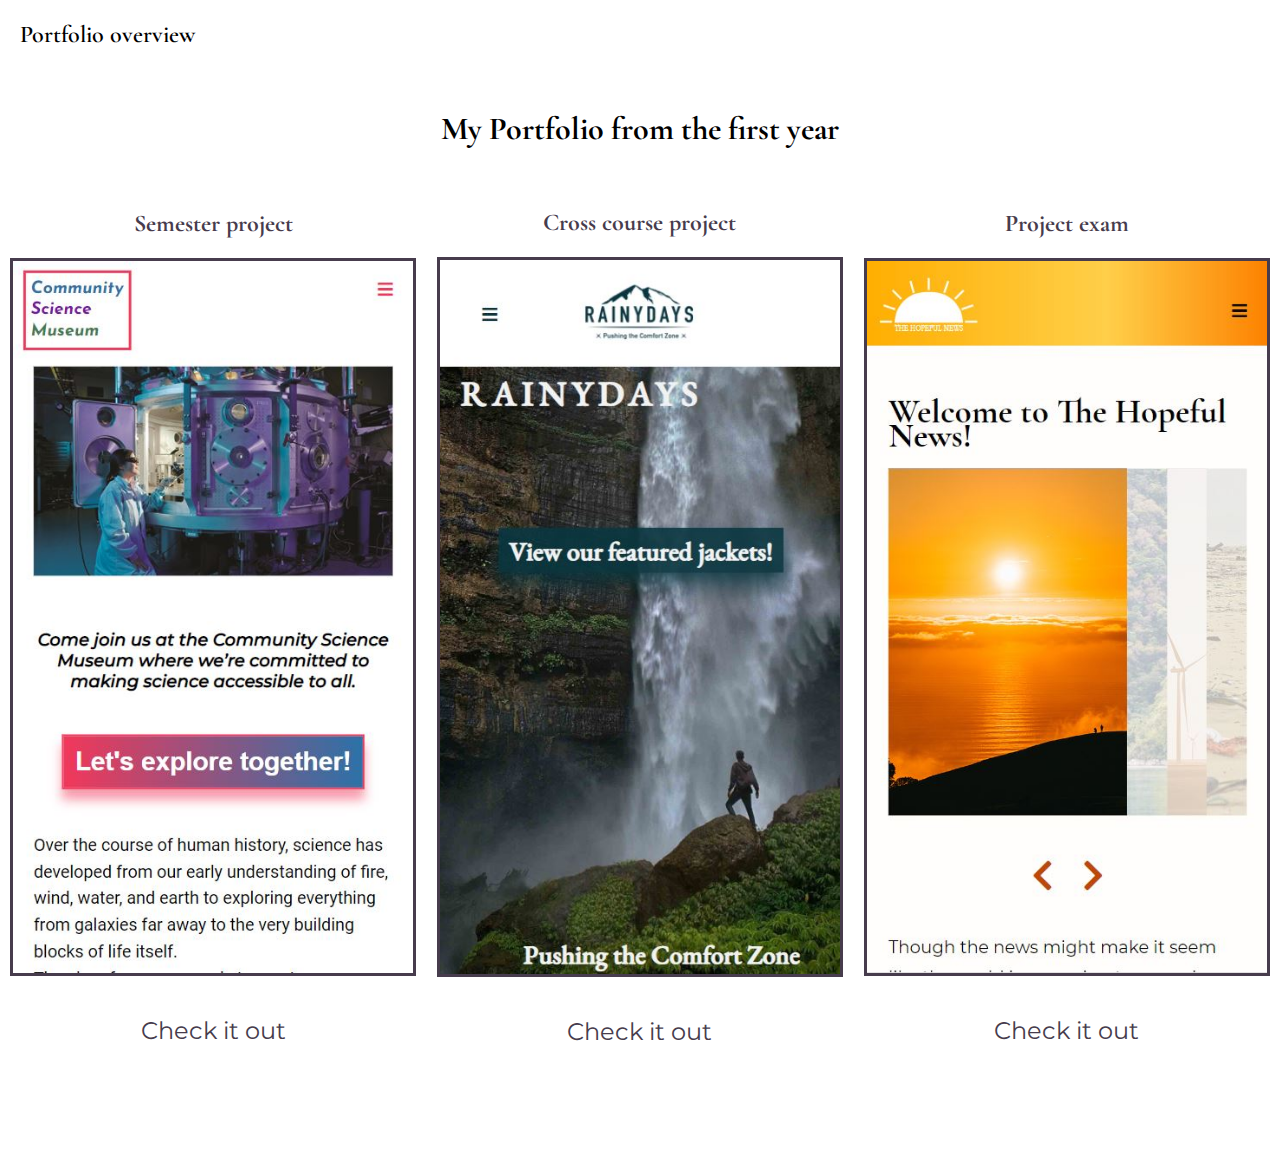
<file: index.html>
<html lang="en">
<head>
    <meta charset="UTF-8">
    <meta http-equiv="X-UA-Compatible" content="IE=edge">
    <meta name="viewport" content="width=device-width, initial-scale=1.0">
    <title>Portfolio overview</title>
    <meta name="description" content="An overview of the three projects presented">
    <link rel="stylesheet" href="https://use.fontawesome.com/releases/v5.15.1/css/all.css" integrity="sha384-vp86vTRFVJgpjF9jiIGPEEqYqlDwgyBgEF109VFjmqGmIY/Y4HV4d3Gp2irVfcrp" crossorigin="anonymous">
    <link rel="preconnect" href="https://fonts.gstatic.com">
    <link href="https://fonts.googleapis.com/css2?family=Cormorant+Garamond:ital,wght@0,300;0,400;0,600;0,700;1,600&family=Montserrat:wght@300;400;600&display=swap" rel="stylesheet">
    <link rel="stylesheet" href="styles/main.css">
    <link rel="stylesheet" href="styles/home.css">
</head>
<body>
    <header>
        <nav>
            <ul>
                <li><a class="navis" href="index.html">Portfolio overview</a></li>
            </ul>
        </nav>
    </header>
    <main>
        <h1>My Portfolio from the first year</h1>
        <div class="wrapper">
            <a href="semester-project.html" class="card">
                <h2>Semester project</h2>
                <img src="images/semester-project-image.JPG" alt="Image of semester projects home page on mobile">
                <p class="check">Check it out <i class="fas fa-arrow-right"></i></p>
            </a>

            <a href="cross-course-project.html" class="card">
                <h2>Cross course project</h2>
                <img src="images/cross-course-image.JPG" alt="Image of cross course projects home page on mobile">
                <p class="check">Check it out <i class="fas fa-arrow-right"></i></p>
            </a>

            <a href="project-exam-1.html" class="card">
                <h2>Project exam</h2>
                <img src="images/project-exam-image.JPG" alt="Image of project exams home page on mobile">
                <p class="check">Check it out <i class="fas fa-arrow-right"></i></p>
            </a>
        </div>
    </main>
    
</body>
</html>
</file>
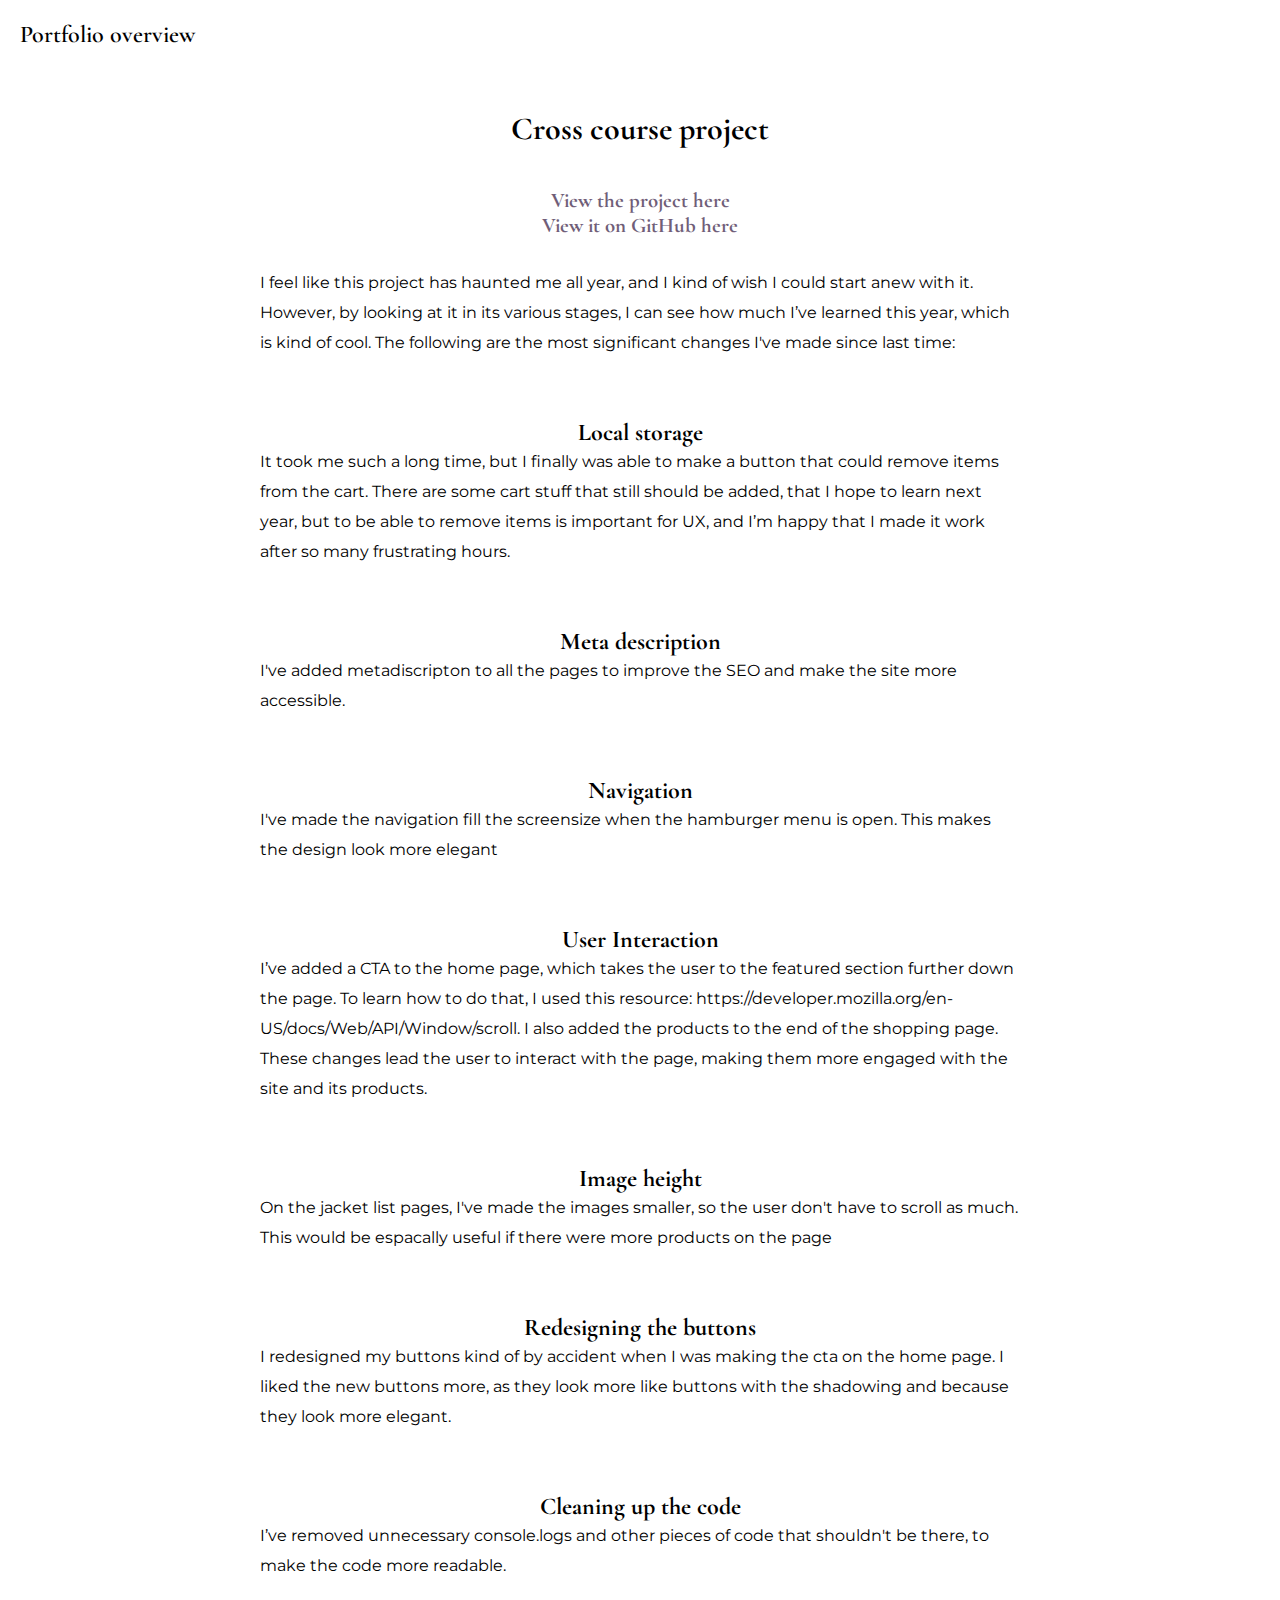
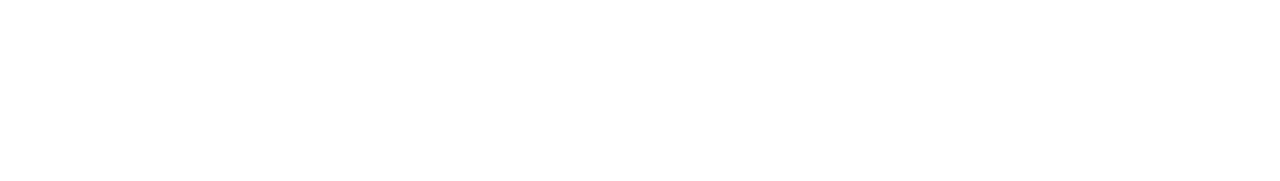
<file: cross-course-project.html>
<html lang="en">
<head>
    <meta charset="UTF-8">
    <meta http-equiv="X-UA-Compatible" content="IE=edge">
    <meta name="viewport" content="width=device-width, initial-scale=1.0">
    <title>Cross course project</title>
    <meta name="description" content="descriptions of changes made to the cross course project, Rainydays">
    <link rel="preconnect" href="https://fonts.gstatic.com">
    <link href="https://fonts.googleapis.com/css2?family=Cormorant+Garamond:ital,wght@0,300;0,400;0,600;0,700;1,600&family=Montserrat:wght@300;400;600&display=swap" rel="stylesheet">
    <link rel="stylesheet" href="styles/main.css">
</head>
<body>
    <header>
        <nav>
            <ul>
                <li><a class="navis" href="index.html">Portfolio overview</a></li>
            </ul>
        </nav>
    </header>
    <main class="report-bolk">
        <h1>Cross course project</h1>
        <a class="links" href="https://distracted-varahamihira-6e71e6.netlify.app/index.html">View the project here</a>
        <a class="links github" href="https://github.com/Emhato/rainydays-revisited">View it on GitHub here</a>
        <p>I feel like this project has haunted me all year, and I kind of wish I could start anew with it. However, by looking at it in its various stages, I can see how much I’ve learned this year, which is kind of cool. The following are the most significant changes I've made since last time:</p>
        
        <h2>Local storage</h2>
        <p>It took me such a long time, but I finally was able to make a button that could remove items from the cart. There are some cart stuff that still should be added, that I hope to learn next year, but to be able to remove items is important for UX, and I’m happy that I made it work after so many frustrating hours. </p>
        
        <h2>Meta description</h2>
        <p>I've added metadiscripton to all the pages to improve the SEO and make the site more accessible.</p>

        <h2>Navigation</h2>
        <p>I've made the navigation fill the screensize when the hamburger menu is open. This makes the design look more elegant</p>

        <h2>User Interaction</h2>
        <p>I’ve added a CTA to the home page, which takes the user to the featured section further down the page. To learn how to do that, I used this resource: https://developer.mozilla.org/en-US/docs/Web/API/Window/scroll. I also added the products to the end of the shopping page. These changes lead the user to interact with the page, making them more engaged with the site and its products.</p>

        <h2>Image height</h2>
        <p>On the jacket list pages, I've made the images smaller, so the user don't have to scroll as much. This would be espacally useful if there were more products on the page</p>

        <h2>Redesigning the buttons</h2>
        <p>I redesigned my buttons kind of by accident when I was making the cta on the home page. I liked the new buttons more, as they look more like buttons with the shadowing and because they look more elegant.</p>

        <h2>Cleaning up the code</h2>
        <p class="bottom">I’ve removed unnecessary console.logs and other pieces of code that shouldn't be there, to make the code more readable.</p>
    </main>
</body>
</html>
</file>
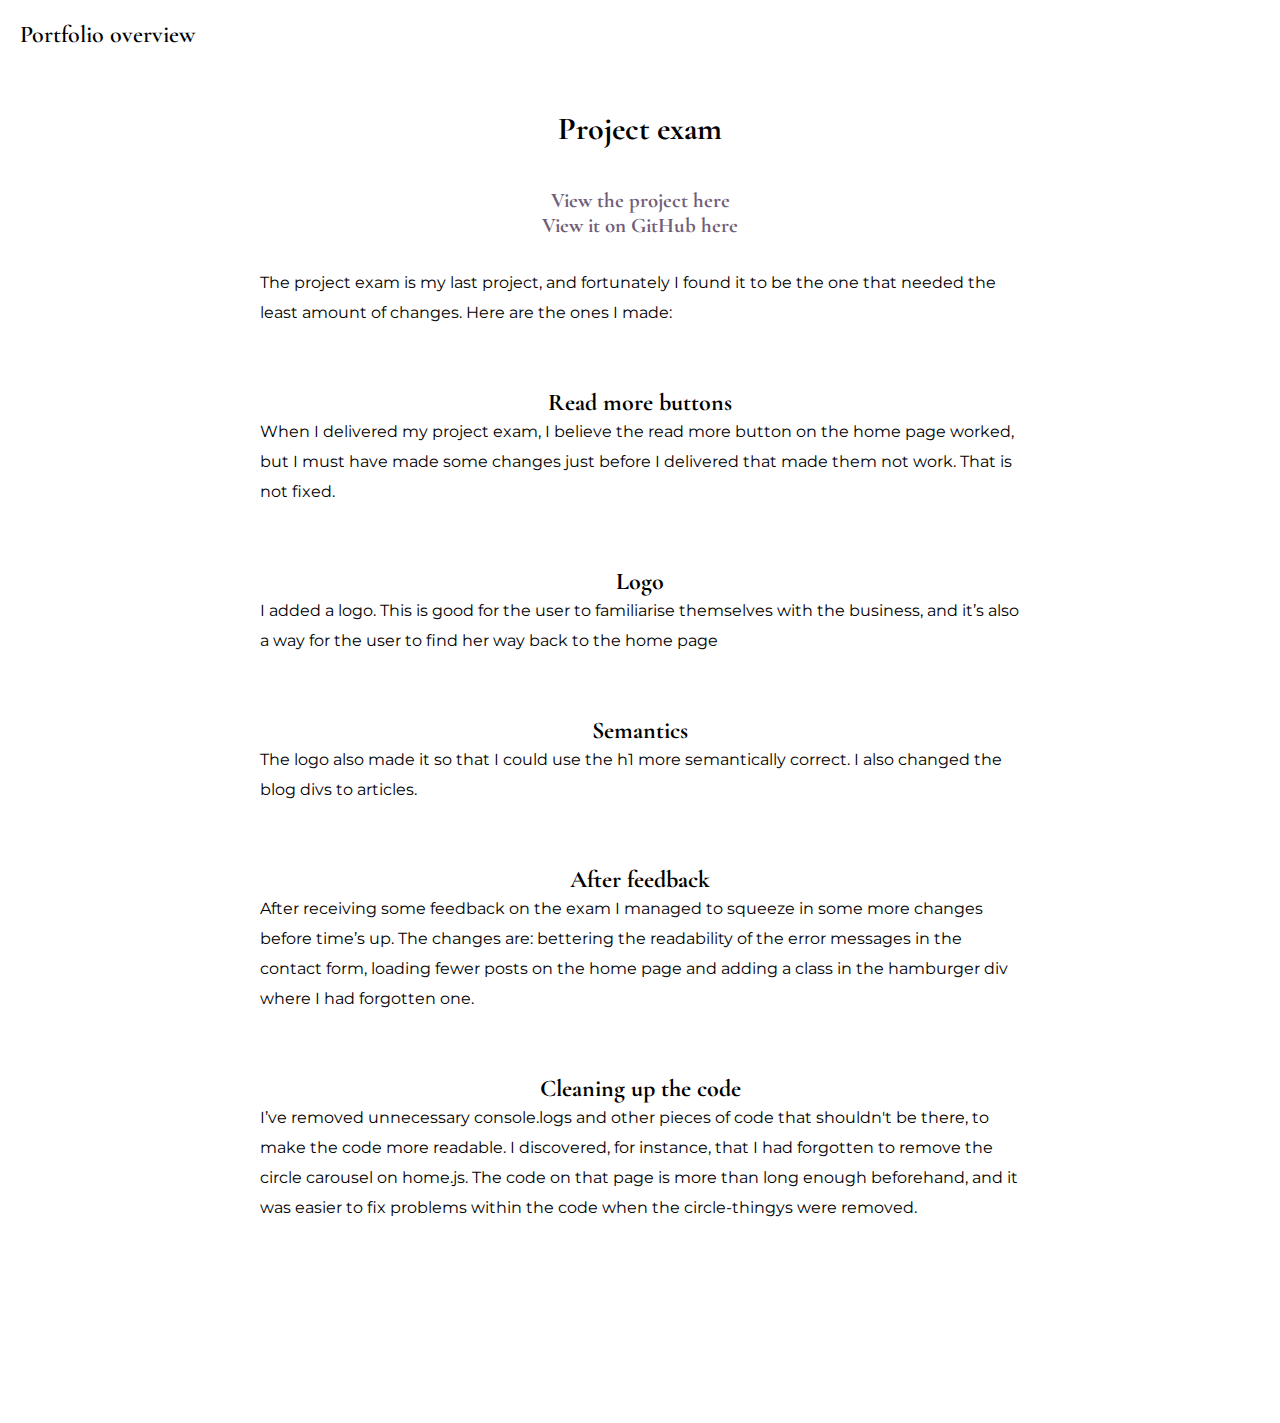
<file: project-exam-1.html>
<html lang="en">
<head>
    <meta charset="UTF-8">
    <meta http-equiv="X-UA-Compatible" content="IE=edge">
    <meta name="viewport" content="width=device-width, initial-scale=1.0">
    <title>Project exam 1</title>
    <meta name="description" content="descriptions of changes made to the project exam">
    <link rel="preconnect" href="https://fonts.gstatic.com">
    <link href="https://fonts.googleapis.com/css2?family=Cormorant+Garamond:ital,wght@0,300;0,400;0,600;0,700;1,600&family=Montserrat:wght@300;400;600&display=swap" rel="stylesheet">
    <link rel="stylesheet" href="styles/main.css">
</head>
<body>
    <header>
        <nav>
            <ul>
                <li><a class="navis" href="index.html">Portfolio overview</a></li>
            </ul>
        </nav>
    </header>
    <main class="report-bolk">
        <h1>Project exam</h1>
        <a class="links" href="https://vigorous-carson-a169de.netlify.app/index.html">View the project here</a>
        <a class="links github" href="https://github.com/Emhato/project-exam-revisited">View it on GitHub here</a>
        <p>The project exam is my last project, and fortunately I found it to be the one that needed the least amount of changes. Here are the ones I made:</p>
        
        <h2>Read more buttons</h2>
        <p>When I delivered my project exam, I believe the read more button on the home page worked, but I must have made some changes just before I delivered that made them not work. That is not fixed.</p>

        <h2>Logo</h2>
        <p>I added a logo. This is good for the user to familiarise themselves with the business, and it’s also a way for the user to find her way back to the home page </p>

        <h2>Semantics</h2>
        <p>The logo also made it so that I could use the h1 more semantically correct. I also changed the blog divs to articles.</p>

        <h2>After feedback</h2>
        <p>After receiving some feedback on the exam I managed to squeeze in some more changes before time’s up. The changes are: bettering the readability of the error messages in the contact form, loading fewer posts on the home page and adding a class in the hamburger div where I had forgotten one. </p>

        <h2>Cleaning up the code</h2>
        <p class="bottom">I’ve removed unnecessary console.logs and other pieces of code that shouldn't be there, to make the code more readable. I discovered, for instance, that I had forgotten to remove the circle carousel on home.js. The code on that page is more than long enough beforehand, and it was easier to fix problems within the code when the circle-thingys were removed.</p>
    </main>
</body>
</html>
</file>
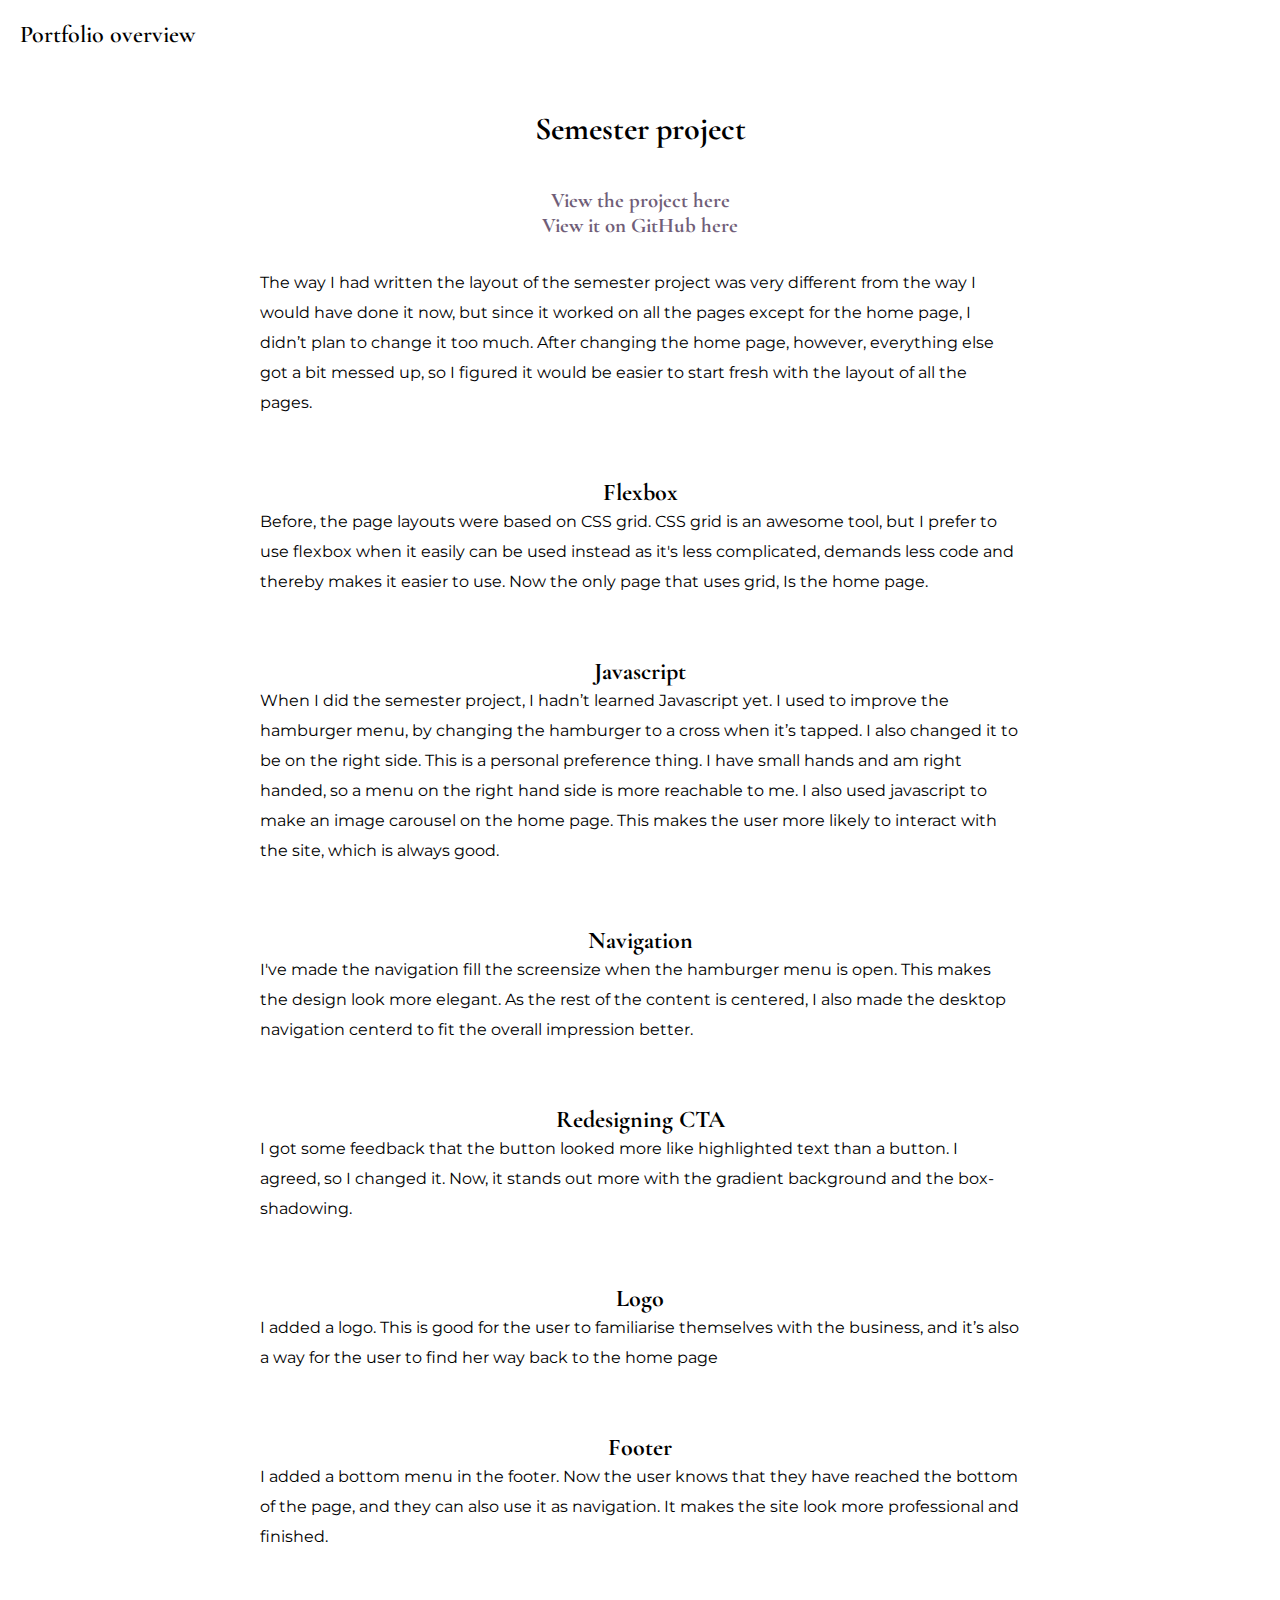
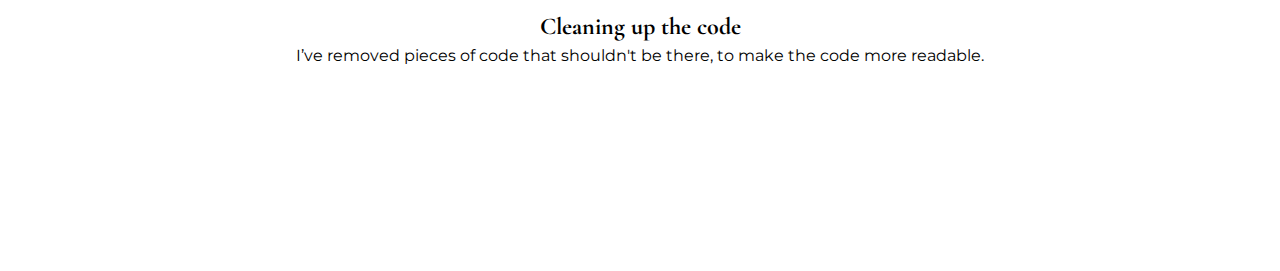
<file: semester-project.html>
<html lang="en">
<head>
    <meta charset="UTF-8">
    <meta http-equiv="X-UA-Compatible" content="IE=edge">
    <meta name="viewport" content="width=device-width, initial-scale=1.0">
    <title>Semester project</title>
    <meta name="description" content="descriptions of changes made to the semester project">
    <link rel="preconnect" href="https://fonts.gstatic.com">
    <link href="https://fonts.googleapis.com/css2?family=Cormorant+Garamond:ital,wght@0,300;0,400;0,600;0,700;1,600&family=Montserrat:wght@300;400;600&display=swap" rel="stylesheet">
    <link rel="stylesheet" href="styles/main.css">
</head>
<body>
    <header>
        <nav>
            <ul>
                <li><a class="navis" href="index.html">Portfolio overview</a></li>
            </ul>
        </nav>
    </header>
    <main class="report-bolk">
        <h1>Semester project</h1>
        <a class="links" href="https://hungry-jackson-20bb0c.netlify.app/index.html">View the project here</a>
        <a class="links github" href="https://github.com/Emhato/semester-project-1-new">View it on GitHub here</a>
        <p>The way I had written the layout of the semester project was very different from the way I would have done it now, but since it worked on all the pages except for the home page, I didn’t plan to change it too much. After changing the home page, however, everything else got a bit messed up, so I figured it would be easier to start fresh with the layout of all the pages. </p>
        
        <h2>Flexbox</h2>
        <p>Before, the page layouts were based on CSS grid. CSS grid is an awesome tool, but I prefer to use flexbox when it easily can be used instead as it's less complicated, demands less code and thereby makes it easier to use. Now the only page that uses grid, Is the home page. </p>
        
        <h2>Javascript</h2>
        <p>When I did the semester project, I hadn’t learned Javascript yet. I used to improve the hamburger menu, by changing the hamburger to a cross when it’s tapped. I also changed it to be on the right side. This is a personal preference thing. I have small hands and am right handed, so a menu on the right hand side is more reachable to me. I also used javascript to make an image carousel on the home page. This makes the user more likely to interact with the site, which is always good. </p>

        <h2>Navigation</h2>
        <p>I've made the navigation fill the screensize when the hamburger menu is open. This makes the design look more elegant. As the rest of the content is centered, I also made the desktop navigation centerd to fit the overall impression better.</p>

        <h2>Redesigning CTA</h2>
        <p>I got some feedback that the button looked more like highlighted text than a button. I agreed, so I changed it. Now, it stands out more with the gradient background and the box-shadowing. </p>

        <h2>Logo</h2>
        <p>I added a logo. This is good for the user to familiarise themselves with the business, and it’s also a way for the user to find her way back to the home page </p>

        <h2>Footer</h2>
        <p>I added a bottom menu in the footer. Now the user knows that they have reached the bottom of the page, and they can also use it as navigation. It makes the site look more professional and finished. </p>

        <h2>Cleaning up the code</h2>
        <p class="bottom">I’ve removed pieces of code that shouldn't be there, to make the code more readable.</p>
    </main>
</body>
</html>
</file>
<file: styles/main.css>
* {
    margin: 0;
    padding: 0;
  }

:root {
    --orange: #BF4904;
    --bacground: #FFFEFC;
    --black: #060C0A;
    --lightorange: #FFF6E5;
}

body {
    font-family: 'Cormorant Garamond', serif;
}

a {
    text-decoration: none;
    color: #473C4D;
}

a:hover {
    color: #000;
}

p {
    font-family: 'Montserrat', sans-serif;
    margin-left: 20px;
    margin-right: 20px;
    line-height: 30px;
}

/* Navis */
ul {
    margin-top: 20px;
}

li a {
    padding-top: 20px;
    padding-left: 20px;
    font-size: 1.5rem;
}

li a:hover {
    color: #000;
    font-weight: 600;
}

/* Report */

.report-bolk {
    display: flex;
    flex-direction: column;
    align-items: center;
    max-width: 800px;
    margin: auto;
}

h1 {
    text-align: center;
    margin-top: 60px;
    margin-bottom: 40px;
}

h2 {
    margin-top: 60px;
}

.links {
    font-size: 1.3rem;
    font-weight: 800;
    color: #705E78;
}

.github {
    margin-bottom: 30px; 
}

.bottom {
    margin-bottom: 200px;
}
</file>
<file: styles/home.css>
/* Images */

img {
    max-width: 300px;
    border: solid;
}

/* text */

h2 {
    margin-top: 20px;
    margin-bottom: 20px;
}

/* Layout */

.wrapper {
    display: flex;
    flex-direction: column;
    align-items: center;
}

.card {
    margin-bottom: 80px;
    display: flex;
    flex-direction: column;
    align-items: center;
}

img:hover {
    border: solid 4px;
}

.check {
    margin: 40px auto;
    font-size: 1.5rem;
    transition: 0.5s;
}

.check:hover {
    font-size: 1.2rem;
}

@media only screen and (min-width: 768px) {
    img {
        max-width: 600px;
    }
}

@media only screen and (min-width: 1200px) {

    .wrapper {
        flex-direction: row;
        justify-content: space-around;
    }

    img {
        max-width: 400px;
    }
}
</file>
